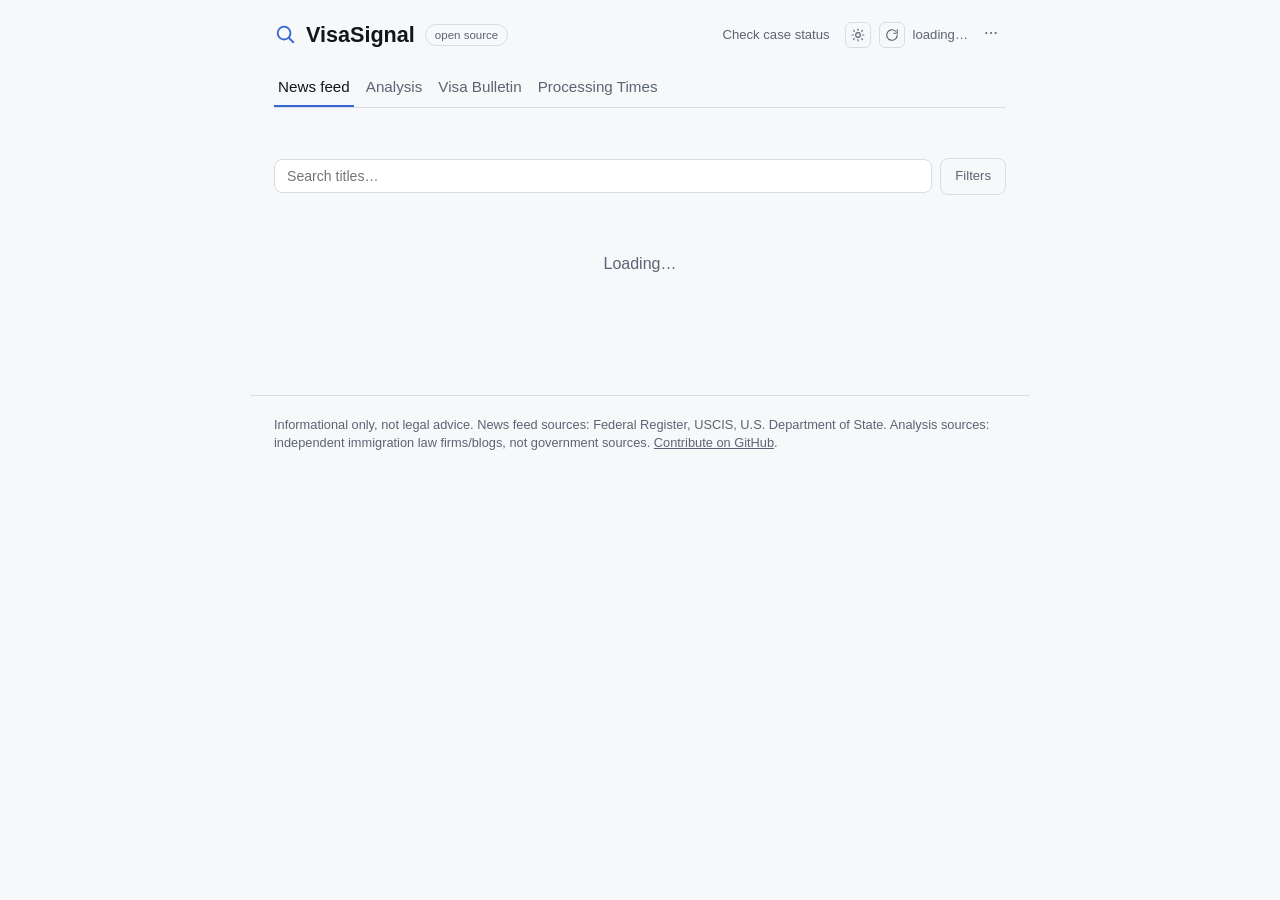
<file: index.html>
<!DOCTYPE html>
<html lang="en">
<head>
<meta charset="UTF-8" />
<meta http-equiv="refresh" content="0; url=web/index.html" />
<title>VisaSignal</title>
</head>
<body>
<p>Redirecting to <a href="web/index.html">VisaSignal</a>...</p>
</body>
</html>
</file>
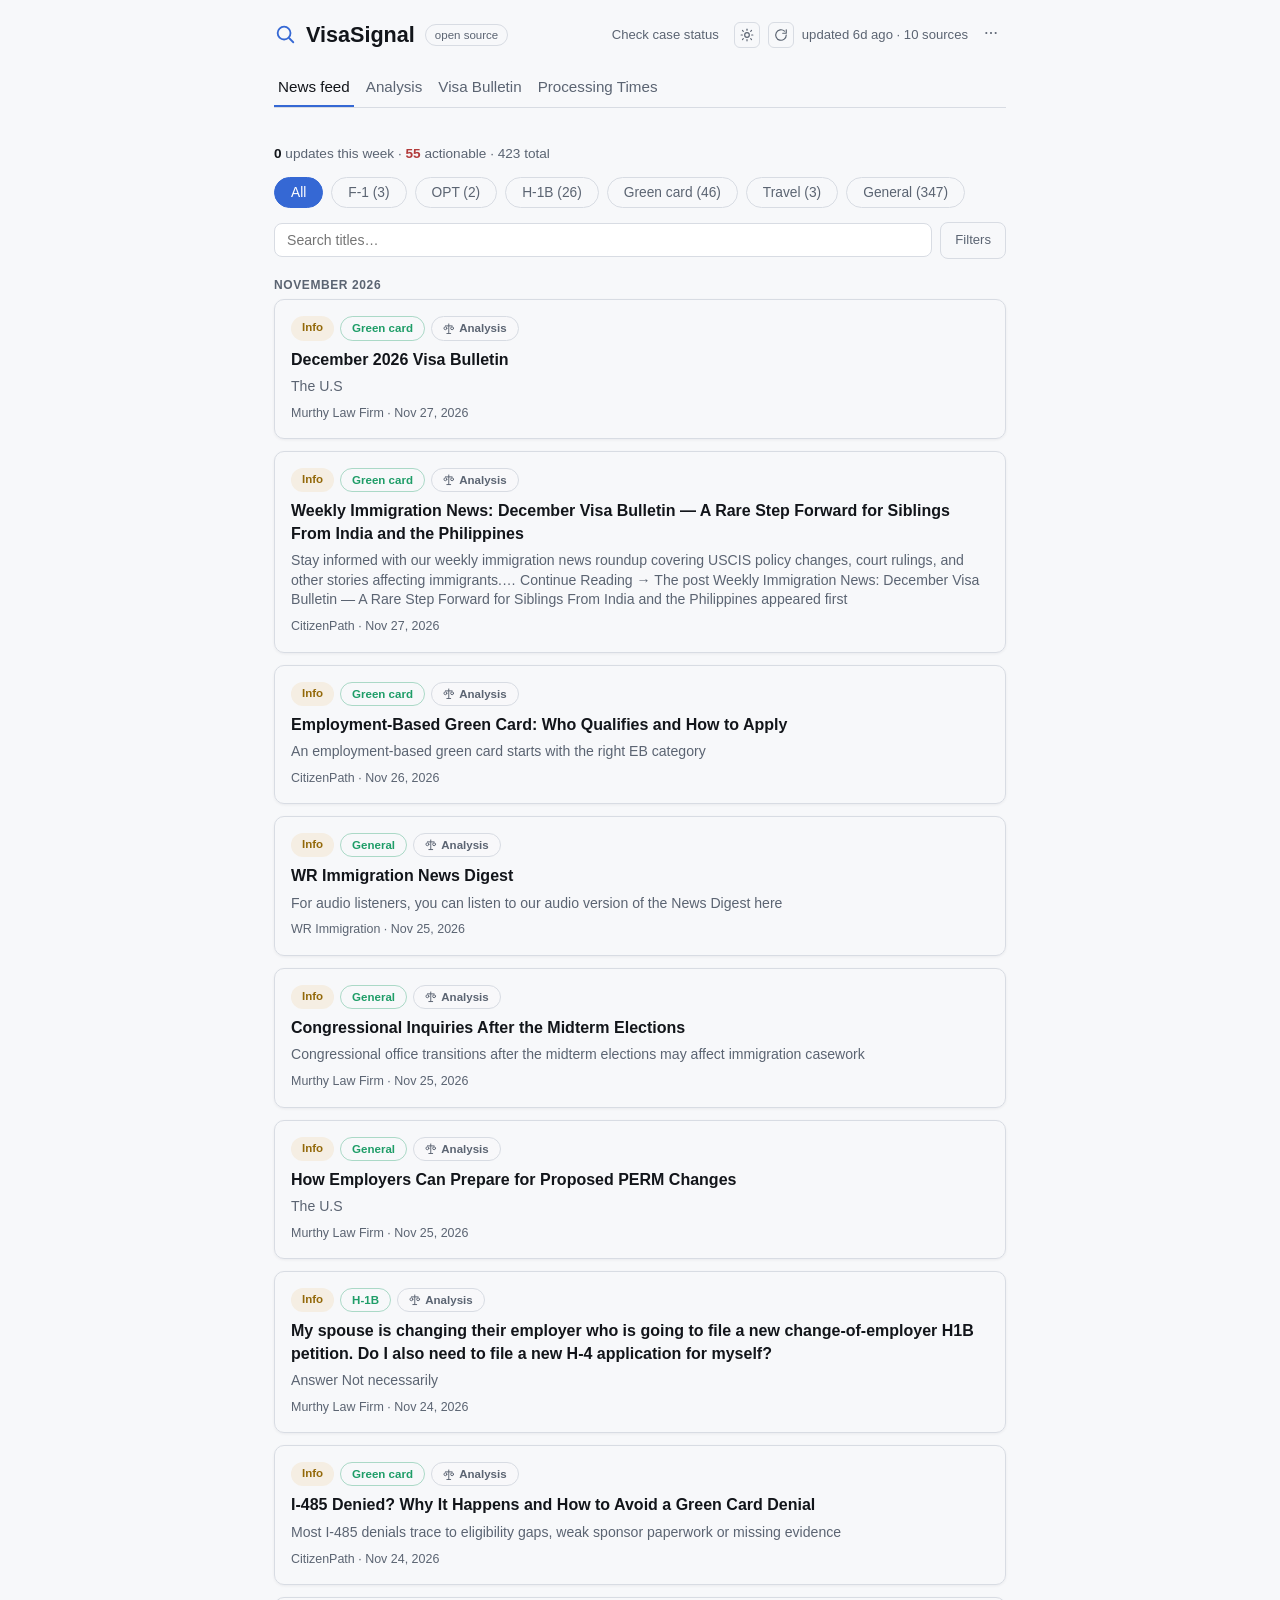
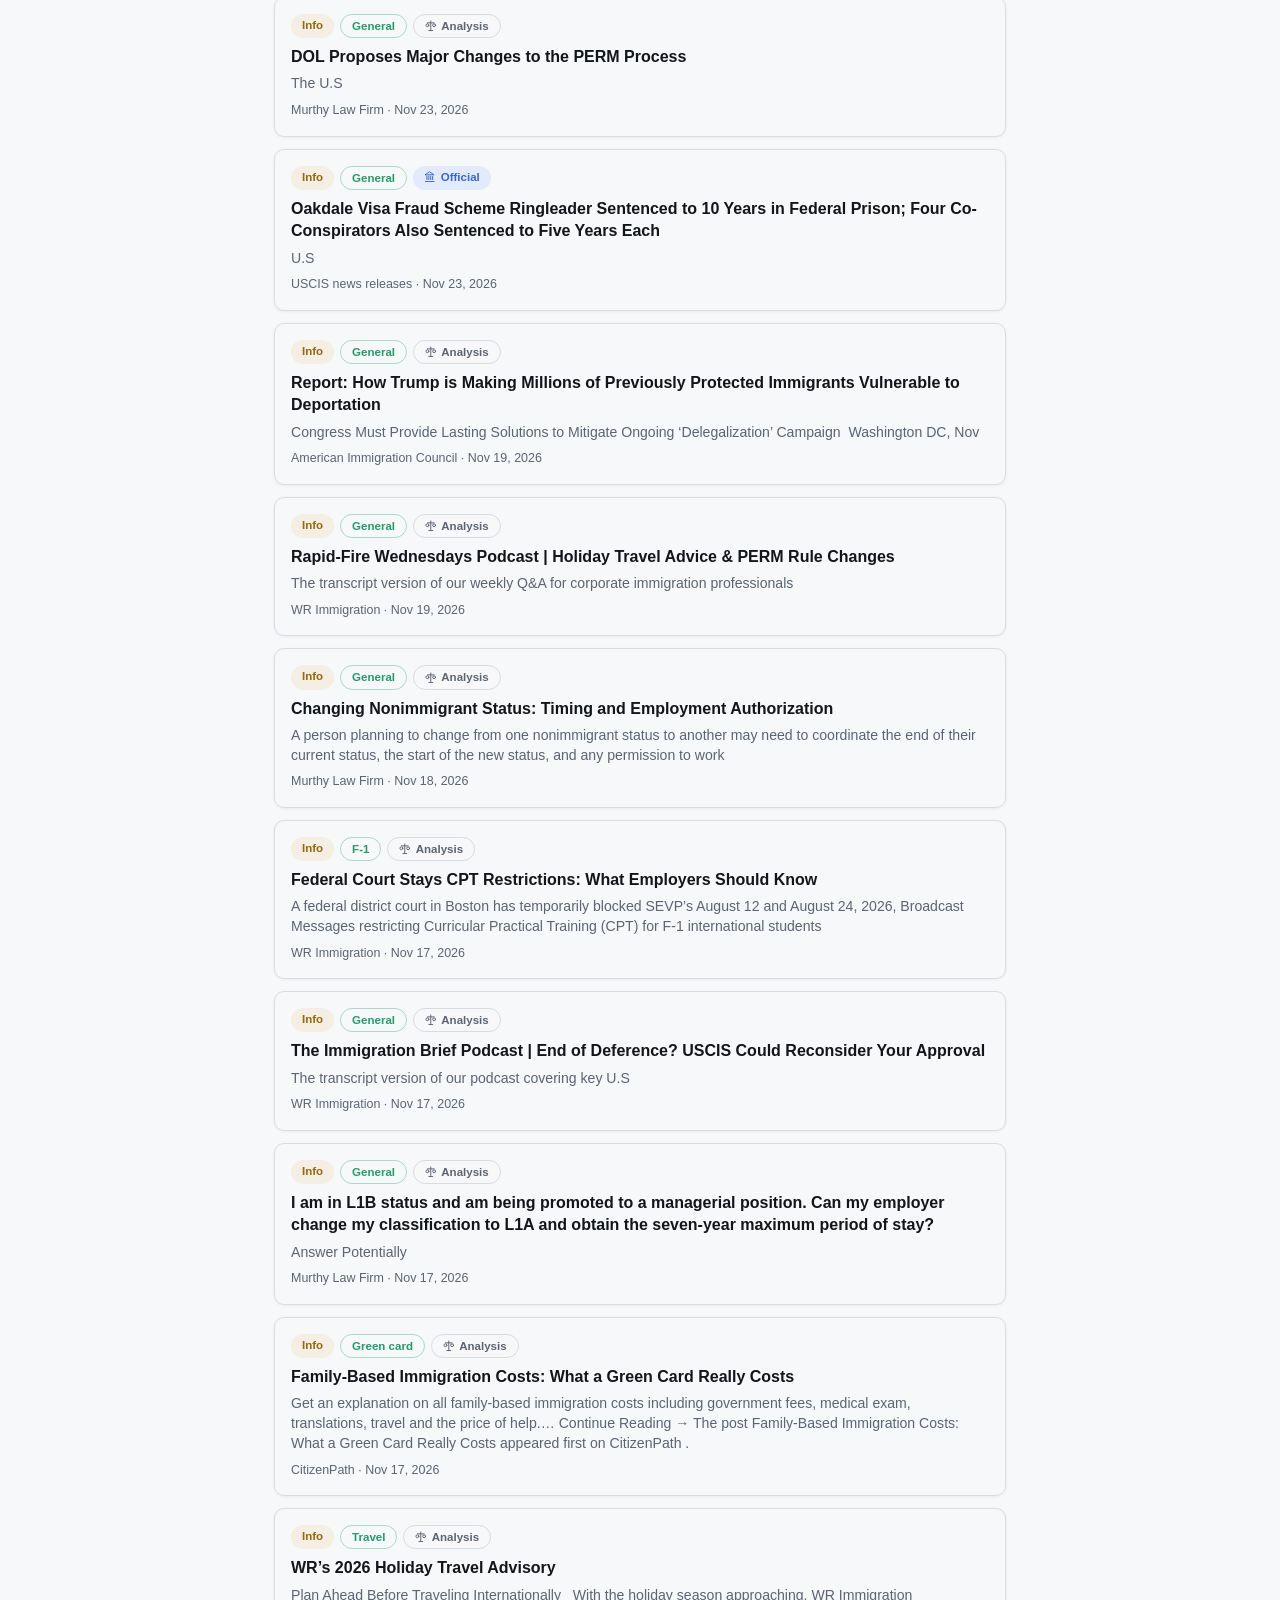
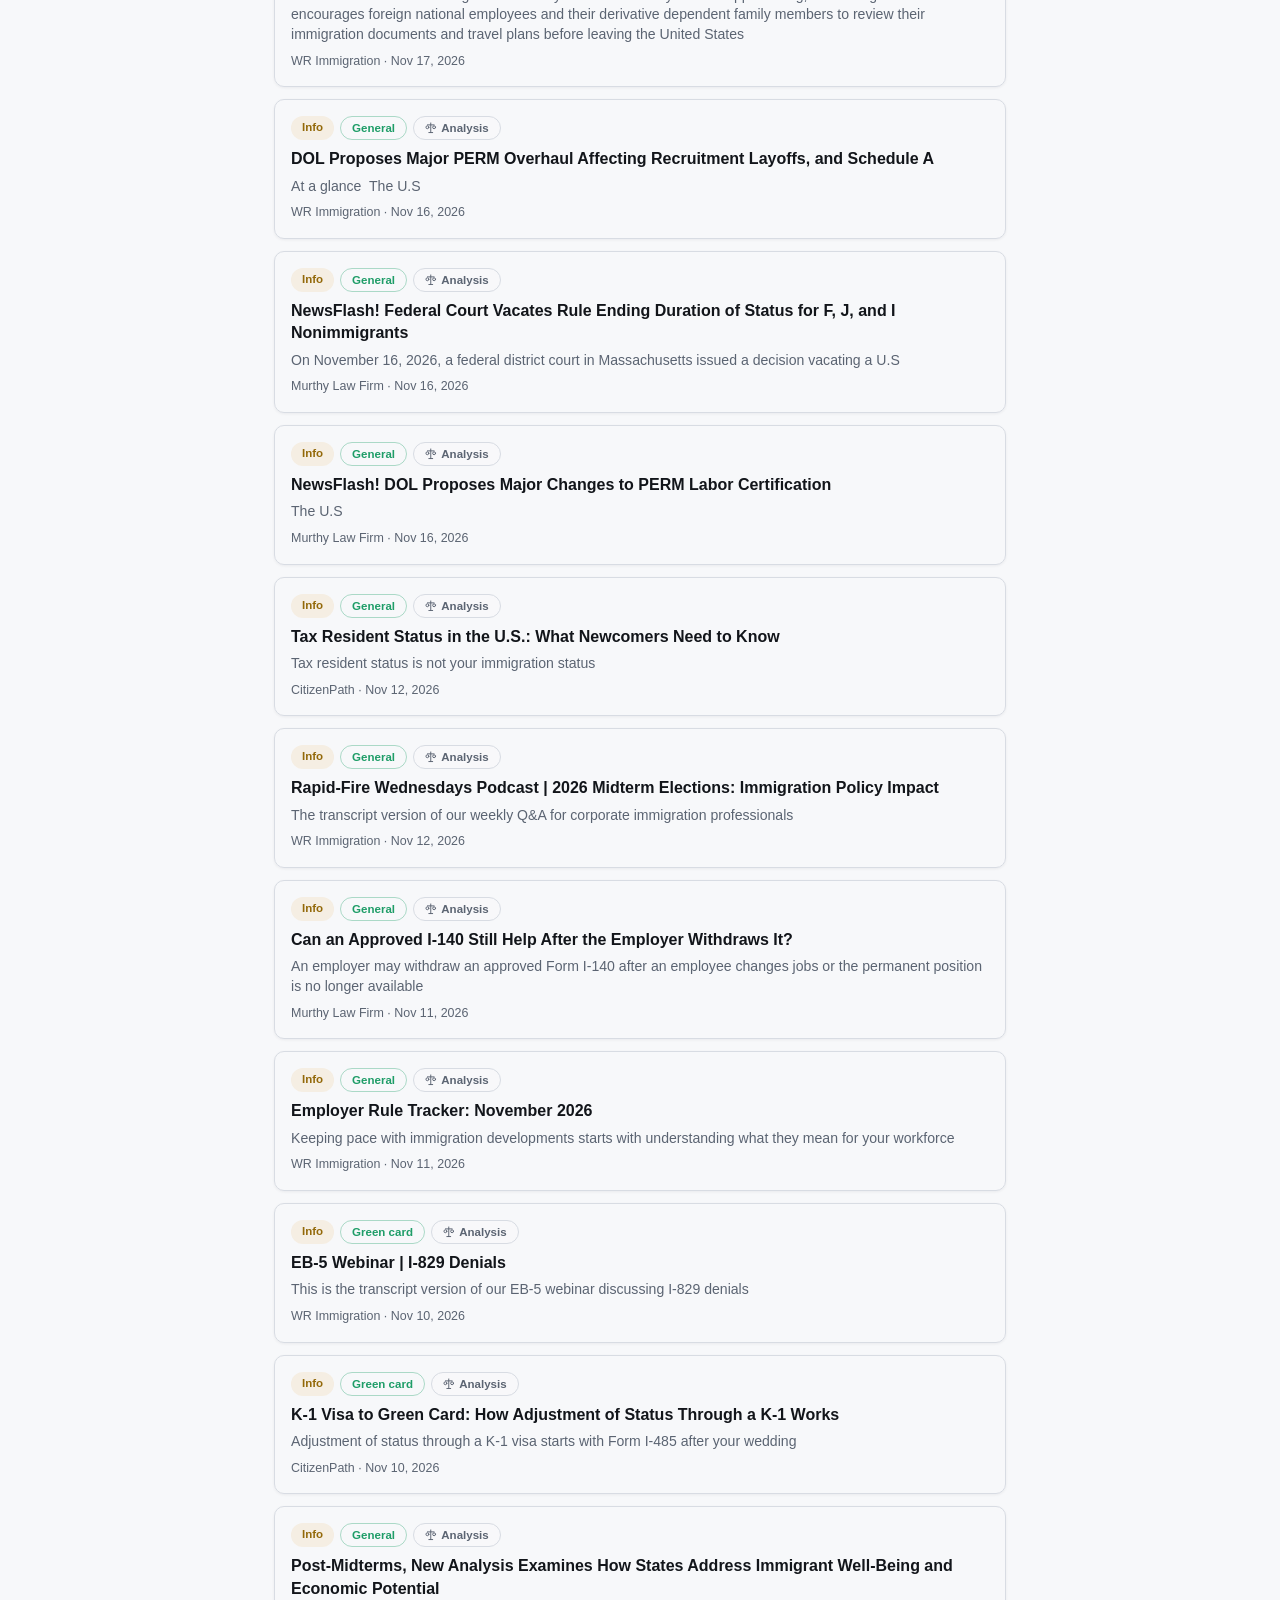
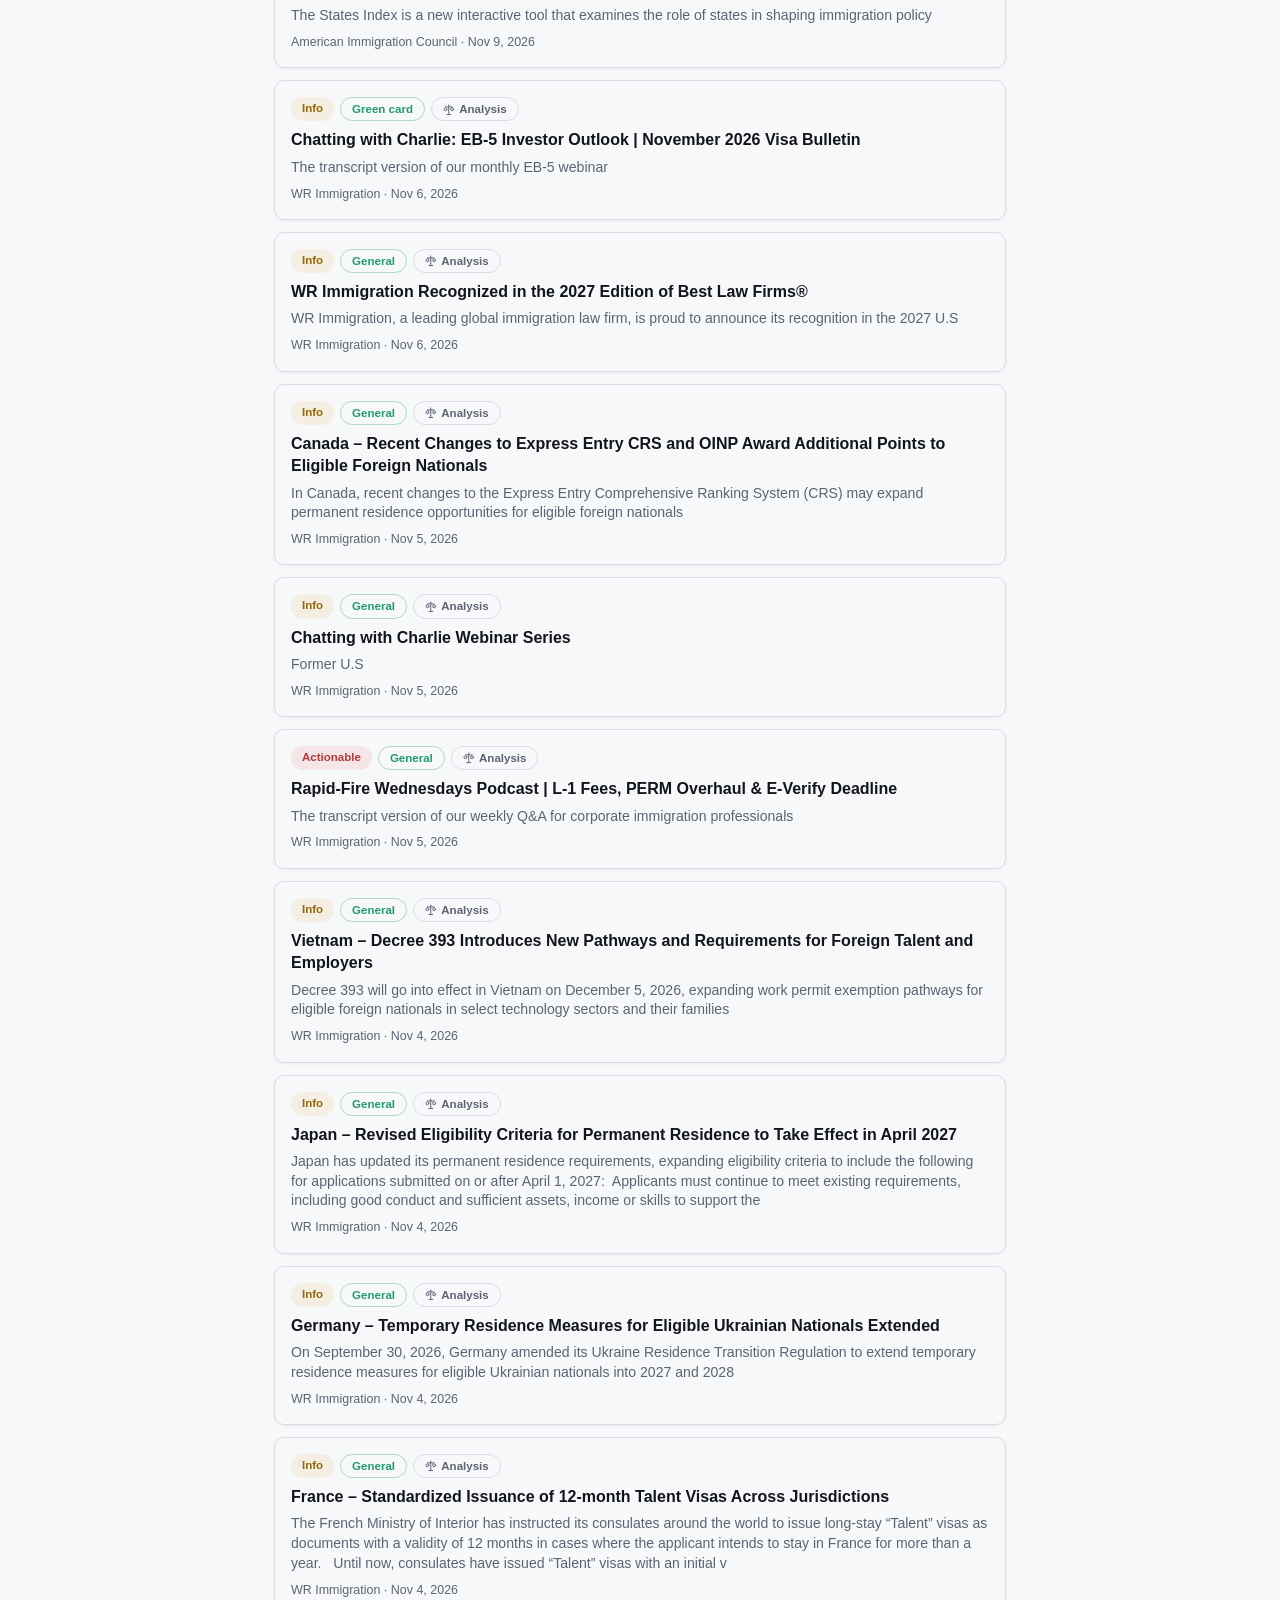
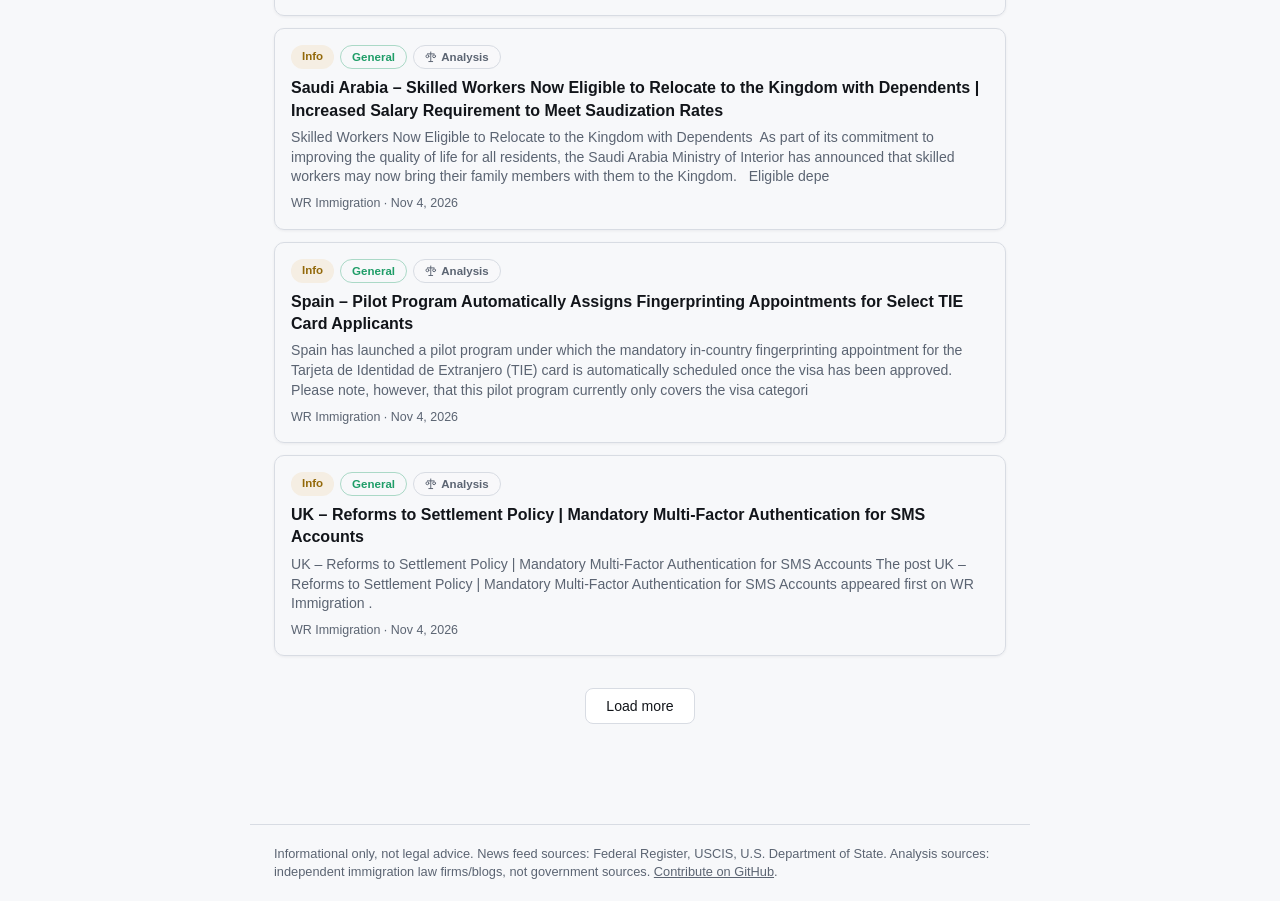
<file: web/index.html>
<!DOCTYPE html>
<html lang="en">
<head>
<meta charset="UTF-8" />
<meta name="viewport" content="width=device-width, initial-scale=1" />
<title>VisaSignal</title>
<link rel="stylesheet" href="styles.css" />
<script>
  // Set theme before first paint to avoid a flash of the wrong theme.
  (function () {
    var stored = localStorage.getItem("theme");
    var theme = stored || (matchMedia("(prefers-color-scheme: light)").matches ? "light" : "dark");
    document.documentElement.dataset.theme = theme;
  })();
</script>
</head>
<body>
<header>
  <div class="header-top">
    <div class="brand">
      <span class="brand-icon"><svg class="icon" viewBox="0 0 24 24" fill="none" stroke="currentColor" stroke-width="2" stroke-linecap="round" stroke-linejoin="round"><circle cx="11" cy="11" r="7"></circle><line x1="21" y1="21" x2="16.65" y2="16.65"></line></svg></span>
      <h1>VisaSignal</h1>
      <span class="tag">open source</span>
    </div>
    <div class="header-meta">
      <details class="menu case-status-menu">
        <summary>Check case status</summary>
        <div class="menu-panel">
          <p>Opens USCIS's own page. Your receipt number is never sent to or stored by VisaSignal.</p>
          <form class="case-status-form" id="case-status-form">
            <input type="text" id="receipt-number" placeholder="IOE0912345678" pattern="[A-Za-z]{3}[0-9]{10}" title="3 letters followed by 10 digits" required />
            <button type="submit">Check <svg class="icon" viewBox="0 0 24 24" fill="none" stroke="currentColor" stroke-width="2" stroke-linecap="round" stroke-linejoin="round"><path d="M18 13v6a2 2 0 0 1-2 2H5a2 2 0 0 1-2-2V8a2 2 0 0 1 2-2h6"></path><polyline points="15 3 21 3 21 9"></polyline><line x1="10" y1="14" x2="21" y2="3"></line></svg></button>
          </form>
        </div>
      </details>
      <button id="theme-toggle" title="Toggle light/dark theme"></button>
      <button id="refresh-btn" title="Refresh data"><svg class="icon" viewBox="0 0 24 24" fill="none" stroke="currentColor" stroke-width="2" stroke-linecap="round" stroke-linejoin="round"><path d="M21 12a9 9 0 1 1-3-6.7"></path><polyline points="21 3 21 9 15 9"></polyline></svg></button>
      <span id="header-meta-text">loading…</span>
      <details class="menu">
        <summary><svg class="icon" viewBox="0 0 24 24" fill="currentColor" stroke="none"><circle cx="5" cy="12" r="1.6"></circle><circle cx="12" cy="12" r="1.6"></circle><circle cx="19" cy="12" r="1.6"></circle></svg></summary>
        <div class="menu-panel">
          <p>Informational only, not legal advice.</p>
          <p>MIT licensed, contributions welcome.</p>
        </div>
      </details>
    </div>
  </div>

  <div class="tabs">
    <button class="tab active" data-tab="feed">News feed</button>
    <button class="tab" data-tab="analysis">Analysis</button>
    <button class="tab" data-tab="bulletin">Visa Bulletin</button>
    <button class="tab" data-tab="processing">Processing Times</button>
  </div>
</header>

<main>
  <section id="feed-view">
    <div class="stat-line" id="stats"></div>
    <div id="movement-banner"></div>

    <div class="pill-row" id="category-pills"></div>

    <div class="toolbar">
      <input type="search" id="search" placeholder="Search titles…" />
      <details class="menu filters-menu">
        <summary>Filters</summary>
        <div class="menu-panel">
          <div class="filter-group">
            <div class="filter-label">Source type</div>
            <button class="pill-toggle" id="trust-official" data-trust="official"><svg class="icon" viewBox="0 0 24 24" fill="none" stroke="currentColor" stroke-width="2" stroke-linecap="round" stroke-linejoin="round"><polygon points="12 2 21 8 3 8"></polygon><line x1="6" y1="11" x2="6" y2="18"></line><line x1="10" y1="11" x2="10" y2="18"></line><line x1="14" y1="11" x2="14" y2="18"></line><line x1="18" y1="11" x2="18" y2="18"></line><line x1="3" y1="22" x2="21" y2="22"></line></svg> Official</button>
            <button class="pill-toggle" id="trust-analysis" data-trust="analysis"><svg class="icon" viewBox="0 0 24 24" fill="none" stroke="currentColor" stroke-width="2" stroke-linecap="round" stroke-linejoin="round"><line x1="12" y1="2" x2="12" y2="22"></line><line x1="5" y1="6" x2="19" y2="6"></line><circle cx="5" cy="11" r="3"></circle><circle cx="19" cy="11" r="3"></circle><line x1="8" y1="22" x2="16" y2="22"></line></svg> Analysis</button>
          </div>
          <div class="filter-group">
            <button class="pill-toggle" id="actionable-toggle">Actionable only</button>
          </div>
          <div class="filter-group">
            <div class="filter-label">Date range</div>
            <select id="date-range">
              <option value="all">All time</option>
              <option value="today">Today</option>
              <option value="week">Last 7 days</option>
              <option value="month">Last 30 days</option>
            </select>
          </div>
          <div class="filter-group">
            <div class="filter-label">Sort</div>
            <select id="sort-order">
              <option value="newest">Newest first</option>
              <option value="oldest">Oldest first</option>
              <option value="actionable">Actionable first</option>
            </select>
          </div>
          <div class="filter-group">
            <div class="filter-label">Sources</div>
            <div id="source-filter" class="source-list"></div>
          </div>
          <button id="clear-filters" class="clear-btn" style="display:none">Clear all filters</button>
        </div>
      </details>
    </div>

    <div id="feed"><div class="loading">Loading…</div></div>
    <div class="load-more-row" id="load-more-row" style="display:none">
      <button id="load-more">Load more</button>
    </div>
  </section>

  <section id="bulletin-view" style="display:none">
    <div id="bulletin-tracker"></div>
    <div id="bulletin"><div class="loading">Loading…</div></div>
  </section>

  <section id="processing-view" style="display:none">
    <div id="processing-times"><div class="loading">Loading…</div></div>
  </section>
</main>

<footer>
  Informational only, not legal advice. News feed sources: Federal Register, USCIS, U.S. Department of State.
  Analysis sources: independent immigration law firms/blogs, not government sources.
  <a href="https://github.com/suhasramanand/visasignal" style="color:inherit">Contribute on GitHub</a>.
</footer>
<script src="app.js"></script>
</body>
</html>
</file>
<file: web/styles.css>
:root {
  --bg: #0f1115;
  --panel: #171a21;
  --panel-raised: #1d212a;
  --border: #2a2e38;
  --text: #e6e8eb;
  --muted: #9aa1ac;
  --accent: #4f8cff;
  --official: #3ecf8e;
  --analysis: #c7cad1;
  --status-actionable-bg: rgba(224,90,90,0.15);
  --status-actionable-fg: #f08080;
  --status-info-bg: rgba(224,166,62,0.15);
  --status-info-fg: #e0a63e;
  --up: #3ecf8e;
  --down: #d97757; /* muted amber, not alarm-red -- this audience reads enough bad news already */
  --category-fg: #3ecf8e;
  --category-border: rgba(62,207,142,0.4);
}

:root[data-theme="light"] {
  --bg: #f7f8fa;
  --panel: #ffffff;
  --panel-raised: #ffffff;
  --border: #d8dce3;
  --text: #12151a;
  --muted: #5b6472;
  --accent: #3568d4;
  --official: #1f9d68;
  --analysis: #5b6472;
  --status-actionable-bg: rgba(224,90,90,0.12);
  --status-actionable-fg: #b23a3a;
  --status-info-bg: rgba(224,166,62,0.12);
  --status-info-fg: #93690a;
  --up: #1f9d68;
  --down: #a85630;
  --category-fg: #1f9d68;
  --category-border: rgba(31,157,104,0.35);
}

:root[data-theme="light"] .menu .menu-panel { box-shadow: 0 4px 16px rgba(18,21,26,0.12); }
:root[data-theme="light"] .card,
:root[data-theme="light"] .tracker-cell { box-shadow: 0 1px 3px rgba(18,21,26,0.06); }

* { box-sizing: border-box; min-width: 0; }

html { overflow-x: hidden; }

body {
  margin: 0;
  background: var(--bg);
  color: var(--text);
  font-family: -apple-system, BlinkMacSystemFont, "Segoe UI", Roboto, sans-serif;
  line-height: 1.4;
  overflow-x: hidden;
}

header, main, footer {
  max-width: 780px;
  margin: 0 auto;
  padding-left: 24px;
  padding-right: 24px;
}

header { padding-top: 20px; }
main { padding-top: 20px; padding-bottom: 60px; }

.header-top {
  display: flex;
  justify-content: space-between;
  align-items: center;
  flex-wrap: wrap;
  gap: 10px;
}

.brand { display: flex; align-items: center; gap: 10px; flex-wrap: wrap; }
.icon {
  width: 1em;
  height: 1em;
  display: inline-block;
  vertical-align: -0.15em;
  flex-shrink: 0;
}

.brand-icon { color: var(--accent); }
.brand-icon .icon { width: 22px; height: 22px; vertical-align: -0.3em; }

#refresh-btn .icon, #theme-toggle .icon { width: 14px; height: 14px; vertical-align: -0.15em; }
.menu > summary .icon { width: 16px; height: 16px; }
.badge .icon { margin-right: 2px; }
.case-status-form button .icon { width: 0.9em; height: 0.9em; }
.brand h1 { margin: 0; font-size: 1.35rem; }
.brand .tag {
  font-size: 0.72rem;
  color: var(--muted);
  border: 1px solid var(--border);
  border-radius: 999px;
  padding: 2px 9px;
  white-space: nowrap;
}

.header-meta {
  display: flex;
  align-items: center;
  flex-wrap: wrap;
  gap: 8px;
  font-size: 0.82rem;
  color: var(--muted);
}

#header-meta-text { white-space: nowrap; }

#refresh-btn, #theme-toggle {
  background: none;
  border: 1px solid var(--border);
  color: var(--muted);
  border-radius: 6px;
  width: 26px;
  height: 26px;
  flex-shrink: 0;
  cursor: pointer;
  font-size: 0.95rem;
  line-height: 1;
  display: inline-flex;
  align-items: center;
  justify-content: center;
}
#refresh-btn:hover, #theme-toggle:hover { color: var(--text); border-color: var(--accent); }

/* generic disclosure menu (used for the ⋯ menu, case-status, and filters) */

.menu { position: relative; }
.menu > summary {
  list-style: none;
  cursor: pointer;
  color: var(--muted);
  padding: 4px 6px;
  font-size: 0.82rem;
  border: 1px solid transparent;
  border-radius: 6px;
  white-space: nowrap;
}
.menu > summary::-webkit-details-marker { display: none; }
.menu[open] > summary { color: var(--text); border-color: var(--border); }

.menu .menu-panel {
  position: absolute;
  right: 0;
  top: 100%;
  margin-top: 6px;
  background: var(--panel-raised);
  border: 1px solid var(--border);
  border-radius: 10px;
  padding: 14px;
  font-size: 0.82rem;
  color: var(--muted);
  z-index: 20;
  width: max-content;
  max-width: min(280px, calc(100vw - 48px));
  max-height: calc(100vh - 80px);
  overflow-y: auto;
}
.menu .menu-panel p { margin: 0 0 10px; }
.menu .menu-panel p:last-child { margin-bottom: 0; }

.case-status-menu .menu-panel { left: 0; right: auto; width: min(280px, calc(100vw - 48px)); }
.filters-menu .menu-panel { width: min(260px, calc(100vw - 48px)); }

.case-status-form { display: flex; gap: 8px; margin-top: 4px; }
.case-status-form input {
  flex: 1;
  min-width: 0;
  background: var(--panel);
  border: 1px solid var(--border);
  color: var(--text);
  border-radius: 8px;
  padding: 7px 10px;
  font-size: 0.85rem;
}
.case-status-form button {
  background: var(--accent);
  border: none;
  color: #fff;
  border-radius: 8px;
  padding: 7px 14px;
  font-size: 0.85rem;
  cursor: pointer;
  white-space: nowrap;
  flex-shrink: 0;
}

.filter-group { margin-bottom: 14px; }
.filter-group:last-of-type { margin-bottom: 10px; }
.filter-label { font-size: 0.72rem; text-transform: uppercase; letter-spacing: 0.05em; color: var(--muted); margin-bottom: 6px; }
.filter-group select { width: 100%; }
.filter-group .pill-toggle { margin-right: 6px; margin-bottom: 6px; }

.source-list { display: flex; flex-direction: column; gap: 6px; }
.source-check { display: flex; justify-content: space-between; gap: 8px; font-size: 0.82rem; color: var(--text); cursor: pointer; }
.source-check .count { color: var(--muted); flex-shrink: 0; }

/* ---------- tabs ---------- */

.tabs {
  display: flex;
  gap: 8px;
  margin: 18px 0 0;
  border-bottom: 1px solid var(--border);
  overflow-x: auto;
}

.tab {
  background: none;
  border: none;
  color: var(--muted);
  padding: 10px 4px;
  font-size: 0.95rem;
  cursor: pointer;
  border-bottom: 2px solid transparent;
  white-space: nowrap;
  flex-shrink: 0;
}

.tab.active { color: var(--text); border-bottom-color: var(--accent); }

/* ---------- feed page: slim stat line + movement banner ---------- */

.stat-line {
  font-size: 0.85rem;
  color: var(--muted);
  margin: 16px 0 14px;
}
.stat-line strong { color: var(--text); font-weight: 700; }
.stat-line strong.actionable-count { color: var(--status-actionable-fg); }

.movement-banner {
  display: flex;
  align-items: center;
  gap: 8px;
  background: var(--panel);
  border: 1px solid var(--border);
  border-left: 3px solid var(--up);
  border-radius: 8px;
  padding: 9px 14px;
  font-size: 0.84rem;
  color: var(--text);
  margin-bottom: 16px;
  cursor: pointer;
}
.movement-banner:hover { border-color: var(--accent); }

/* category pill row */

.pill-row {
  display: flex;
  gap: 8px;
  flex-wrap: wrap;
  margin-bottom: 14px;
}

.pill {
  background: none;
  border: 1px solid var(--border);
  color: var(--muted);
  border-radius: 999px;
  padding: 7px 16px;
  font-size: 0.86rem;
  cursor: pointer;
  white-space: nowrap;
}
.pill.active { background: var(--accent); border-color: var(--accent); color: #fff; }

/* toolbar: search + single Filters disclosure */

.toolbar {
  display: flex;
  flex-wrap: wrap;
  gap: 8px;
  align-items: center;
  margin-bottom: 18px;
}

#search {
  flex: 1 1 140px;
  min-width: 0;
  background: var(--panel);
  border: 1px solid var(--border);
  color: var(--text);
  border-radius: 8px;
  padding: 8px 12px;
  font-size: 0.88rem;
}
#search:focus { outline: none; border-color: var(--accent); }

.filters-menu { flex-shrink: 0; }
.filters-menu > summary {
  border: 1px solid var(--border);
  padding: 8px 14px;
  border-radius: 8px;
}

.pill-toggle {
  background: var(--panel);
  border: 1px solid var(--border);
  color: var(--muted);
  border-radius: 999px;
  padding: 6px 12px;
  font-size: 0.8rem;
  cursor: pointer;
}
.pill-toggle.active { color: var(--text); border-color: var(--accent); background: rgba(79,140,255,0.12); }

#date-range, #sort-order {
  background: var(--panel);
  border: 1px solid var(--border);
  color: var(--text);
  border-radius: 8px;
  padding: 7px 10px;
  font-size: 0.82rem;
  max-width: 100%;
}

.clear-btn {
  background: none;
  border: none;
  color: var(--accent);
  font-size: 0.82rem;
  cursor: pointer;
  padding: 4px 0;
  width: 100%;
  text-align: left;
}

.date-group-heading {
  font-size: 0.75rem;
  text-transform: uppercase;
  letter-spacing: 0.05em;
  color: var(--muted);
  font-weight: 600;
  padding: 14px 0 6px;
}
.date-group-heading:first-child { padding-top: 0; }

/* ---------- cards ---------- */

.card {
  border: 1px solid var(--border);
  border-radius: 10px;
  padding: 16px;
  margin-bottom: 12px;
  overflow-wrap: break-word;
}

.badge-row {
  display: flex;
  gap: 6px;
  flex-wrap: wrap;
  margin-bottom: 8px;
}

.badge {
  border-radius: 999px;
  padding: 3px 11px;
  font-size: 0.72rem;
  font-weight: 600;
  white-space: nowrap;
}

.badge.status-actionable { background: var(--status-actionable-bg); color: var(--status-actionable-fg); }
.badge.status-info { background: var(--status-info-bg); color: var(--status-info-fg); }

.badge.category {
  background: none;
  border: 1px solid var(--category-border);
  color: var(--category-fg);
}

.badge.trust-official { background: rgba(79,140,255,0.12); color: var(--accent); }
.badge.trust-analysis { background: rgba(255,255,255,0.06); color: var(--analysis); border: 1px solid var(--border); }

.card h3 { margin: 0 0 6px; font-size: 1rem; }
.card h3 a { color: var(--text); text-decoration: none; }
.card h3 a:hover { text-decoration: underline; }
.card p { margin: 0 0 8px; color: var(--muted); font-size: 0.88rem; }
.card .card-meta { font-size: 0.78rem; color: var(--muted); }

.load-more-row { display: flex; justify-content: center; padding: 20px 0; }
#load-more {
  background: var(--panel);
  border: 1px solid var(--border);
  color: var(--text);
  border-radius: 8px;
  padding: 9px 20px;
  font-size: 0.88rem;
  cursor: pointer;
}
#load-more:hover { border-color: var(--accent); }

.empty-state, .loading {
  color: var(--muted);
  padding: 40px 0;
  text-align: center;
}

/* ---------- visa bulletin tab: tracker + full table ---------- */

.tracker-widget { margin-bottom: 28px; }

.tracker-header {
  display: flex;
  justify-content: space-between;
  align-items: baseline;
  flex-wrap: wrap;
  gap: 6px;
  margin-bottom: 14px;
  font-weight: 600;
}
.tracker-header .tracker-month { color: var(--muted); font-weight: 400; font-size: 0.85rem; }

.tracker-grid {
  display: grid;
  grid-template-columns: repeat(auto-fit, minmax(160px, 1fr));
  gap: 16px;
}

.tracker-cell { border: 1px solid var(--border); border-radius: 10px; padding: 12px 14px; }
.tracker-cell .tracker-label { font-size: 0.82rem; color: var(--muted); margin-bottom: 4px; }
.tracker-cell .tracker-date { font-size: 1.15rem; font-weight: 700; }
.tracker-cell .tracker-delta { font-size: 0.85rem; margin-left: 6px; font-weight: 600; }
.tracker-cell .tracker-delta.up { color: var(--up); }
.tracker-cell .tracker-delta.down { color: var(--down); }
.tracker-cell .tracker-delta.flat { color: var(--muted); font-weight: 400; }

.table-scroll { overflow-x: auto; margin-bottom: 28px; -webkit-overflow-scrolling: touch; }

table.bulletin {
  width: 100%;
  min-width: 560px;
  border-collapse: collapse;
  font-size: 0.86rem;
}

table.bulletin caption {
  text-align: left;
  font-weight: 600;
  margin-bottom: 8px;
  color: var(--text);
}

table.bulletin th, table.bulletin td {
  border: 1px solid var(--border);
  padding: 6px 10px;
  text-align: left;
  white-space: nowrap;
}

table.bulletin th { background: var(--panel); color: var(--muted); font-weight: 600; }
table.bulletin .delta { font-size: 0.76rem; margin-left: 4px; }
table.bulletin .delta.up { color: var(--up); }
table.bulletin .delta.down { color: var(--down); }
table.bulletin .delta.flat { color: var(--muted); }

footer {
  padding-top: 20px;
  padding-bottom: 20px;
  color: var(--muted);
  font-size: 0.8rem;
  border-top: 1px solid var(--border);
  margin-top: 20px;
}

/* ---------- responsive ---------- */

@media (max-width: 640px) {
  header, main, footer { padding-left: 16px; padding-right: 16px; }
  .brand h1 { font-size: 1.15rem; }
  .header-meta { font-size: 0.78rem; }
  .toolbar { flex-wrap: wrap; }
  #search { flex-basis: 100%; }
  .filters-menu .menu-panel,
  .case-status-menu .menu-panel { max-width: calc(100vw - 32px); }
  table.bulletin { min-width: 480px; font-size: 0.8rem; }
}

@media (max-width: 420px) {
  .brand .tag { display: none; }
  .card { padding: 12px; }
}
</file>
